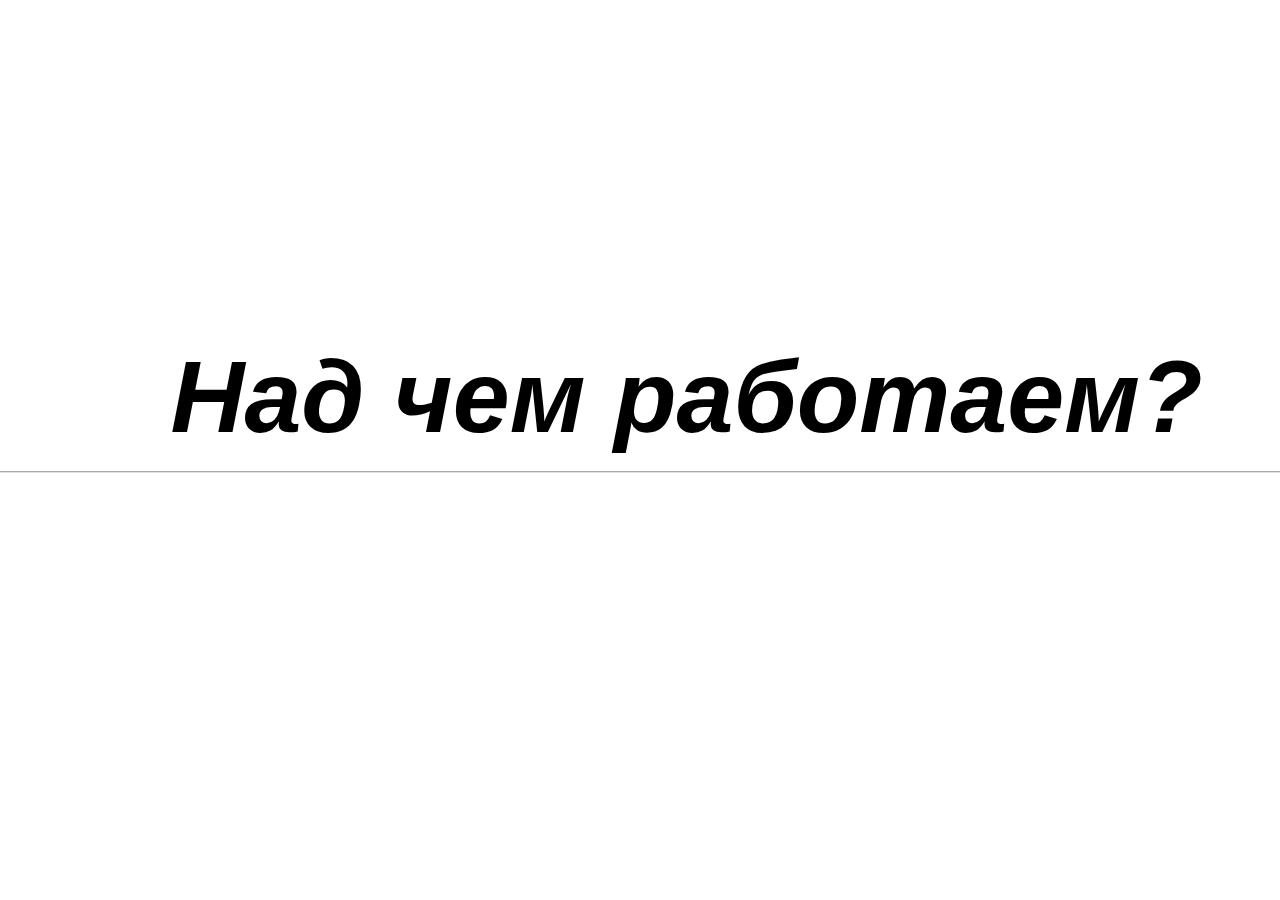
<file: 01/index.html>
<!DOCTYPE html>
<html lang="ru" dir="ltr">

<head>
  <title>Помидорко-трекер</title>

  <link rel="stylesheet" href="styles.css">
  <meta charset="utf-8">
</head>

<body>
  <main>
    <form>
      <input type="text" placeholder="Над чем работаем?" autofocus>
    </form>
    <ul></ul>
  </main>
  <div class="progress"></div>
  <script src="scripts.js"></script>
</body>

</html>
</file>
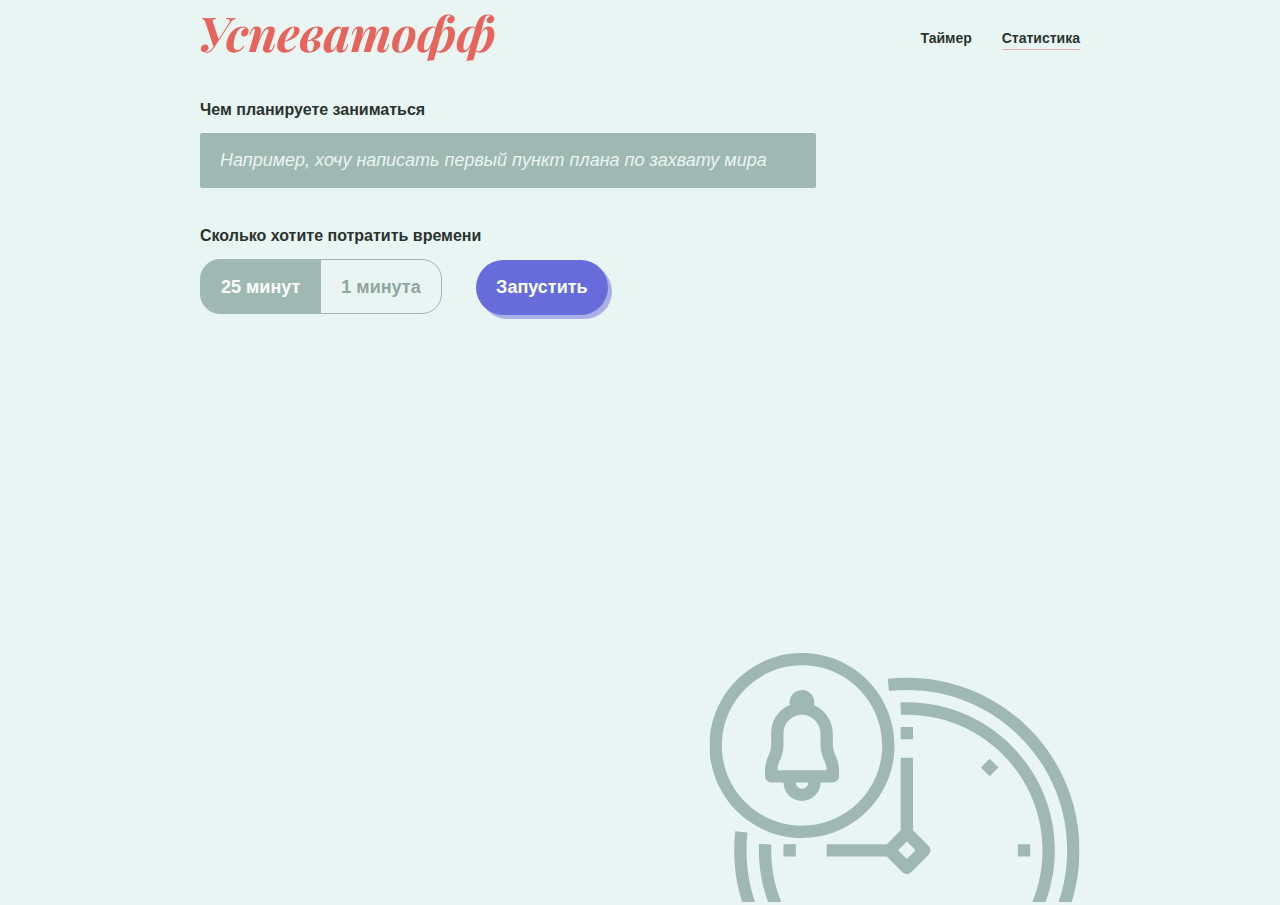
<file: 02/index.html>
<!DOCTYPE html>
<html lang="ru" dir="ltr">
<head>
  <title>Успеватофф</title>
  <link rel="stylesheet" href="styles.css">
  <meta charset="utf-8">
</head>
<body>
  <nav>
    <img src="img/logo.svg" alt="Логотип">
    <ul>
      <li>
        <a class="is-active" href="#timer-section">
          Таймер
        </a>
      </li>
      <li>
        <a href="#stats-section">Статистика</a>
      </li>
    </ul>
  </nav>
  <main>
    <section id="timer-section">
      <form>
        <label for="task">
          Чем планируете заниматься
        </label>
        <input
          type="text"
          name="task"
          placeholder="Например, хочу написать первый пункт плана по захвату мира"
        >
        <label>
          Сколько хотите потратить времени
        </label>
        <div class="switcher">
          <a class="switch is-left is-active" href="#">25 минут</a>
          <a class="switch is-right" href="#">1 минута</a>
        </div>
        <input class="button" type="submit" value="Запустить">
      </form>
    </section>
    <section id="stats-section">
    </section>
    <section id="progress-section">
    </section>
    <footer>
      <img src="img/timer-section.svg" alt="Картинка секции">
    </footer>
  </main>
  <script src="scripts.js"></script>
</body>
</html>
</file>
<file: 01/styles.css>
@import "reset.css";
@import url('https://fonts.googleapis.com/css?family=Roboto:400,900,900i');

body {
  font-family: 'Roboto', sans-serif;
}

form {
  margin-top: 45vh;

  transform: translateY(-50%);
  text-align: center;
}

input {
  padding-bottom: 0.15em;

  transition: border-bottom 300ms ease;
  text-align: center;

  border: none;
  border-bottom: 1px solid rgba(0, 0, 0, 0.15);

  font-size: 8vw;
  font-weight: 900;

  caret-color: rgb(255, 0, 0);
}

input::placeholder {
  color: #000;

  font-style: italic;
}

input:focus {
  border-bottom: 1px solid rgba(0, 0, 0, 0.45);
  outline: none;
}

input:disabled {
  color: rgba(0, 0, 0, 0.45);
}

ul {
  display: flex;
  flex-direction: column-reverse;

  list-style: none;

  text-align: center;
  text-decoration: line-through;

  opacity: 0.25;

  font-size: 4vw;
  line-height: 2;
}

.progress {
  position: fixed;
  top: 0;
  left: 0;

  width: 0;
  height: 100vh;

  transition-timing-function: ease;
  transition-property: width;

  background-color: rgba(0, 0, 0, 0.25);
}
</file>
<file: 02/styles.css>
@import "reset.css";
@import url('https://fonts.googleapis.com/css?family=Open+Sans:400,400i,700&subset=cyrillic');

* {
  box-sizing: border-box;

  -webkit-font-smoothing: antialiased;
  -moz-osx-font-smoothing: grayscale;
}

body {
  overflow: hidden;

  color: #293330;
  background: #E9F5F2;

  font-family: "Opens Sans", sans-serif;
}

nav,
main,
footer {
  width: 960px;
  margin: 0 auto;
  padding: 0 40px;
}

nav {
  display: flex;

  padding-top: 14px;

  justify-content: space-between;
  align-items: center;
}

nav ul {
  display: flex;

  font-size: 14px;
  font-weight: bold;
}

nav ul li:not(:last-child) {
  margin-right: 30px;
}

nav ul a {
  padding-bottom: 3px;

  transition: border 200ms ease;
  text-decoration: none;

  color: #293330;
  border-bottom: 1px solid rgba(229, 100, 92, 0.5);
}

nav ul a:hover {
  border-bottom: 1px solid rgba(229, 100, 92, 1);
}

nav ul a.is-active {
  border: none;
}

section {
  margin-top: 40px;
}

label {
  display: block;

  font-size: 16px;
  font-weight: 700;
}

input {
  width: 70%;
  height: 55px;
  margin-top: 15px;
  padding: 0 20px;

  color: #E9F5F2;
  border: none;
  border-radius: 2px;
  outline: none;
  background: #A0B8B2;

  font-size: 18px;
}

input::placeholder {
  color: #E9F5F2;

  font-style: italic;
}

form label:not(:first-child) {
  margin-top: 40px;
}

.button {
  width: auto;
  height: 55px;
  margin-right: 25px;
  padding: 0 20px;

  cursor: pointer;
  transition: all 200ms ease;

  color: #FAFFFE;
  border: none;
  border-radius: 2px;
  outline: none;
  background: #A0B8B2;
  box-shadow: 4px 4px 0px #677370;

  font-size: 18px;
  font-weight: 700;
}

.button:active {
  box-shadow: 0px 0px 0px #677370;
}

input[type=submit] {
  margin-left: 30px;

  border-radius: 55px;
  background: #676CDA;
  box-shadow: 4px 4px 0px rgba(103, 108, 218, 0.5);
}

footer {
  position: absolute;
  right: 0;
  bottom: -5px;
  left: 0;

  text-align: right;
}

.switcher {
  display: inline-flex;

  margin-top: 15px;
}

.switch {
  height: 55px;
  padding: 18px 20px;

  text-decoration: none;

  color: #8EA49F;
  border: 1px solid #A0B8B2;

  font-size: 18px;
  font-weight: 700;
}

.switch.is-left {
  border-top-left-radius: 20px;
  border-bottom-left-radius: 20px;
}

.switch.is-right {
  margin-left: -1px;

  border-top-right-radius: 20px;
  border-bottom-right-radius: 20px;
}

.switch.is-active {
  color: #FAFFFE;
  background: #A0B8B2;
}
</file>
